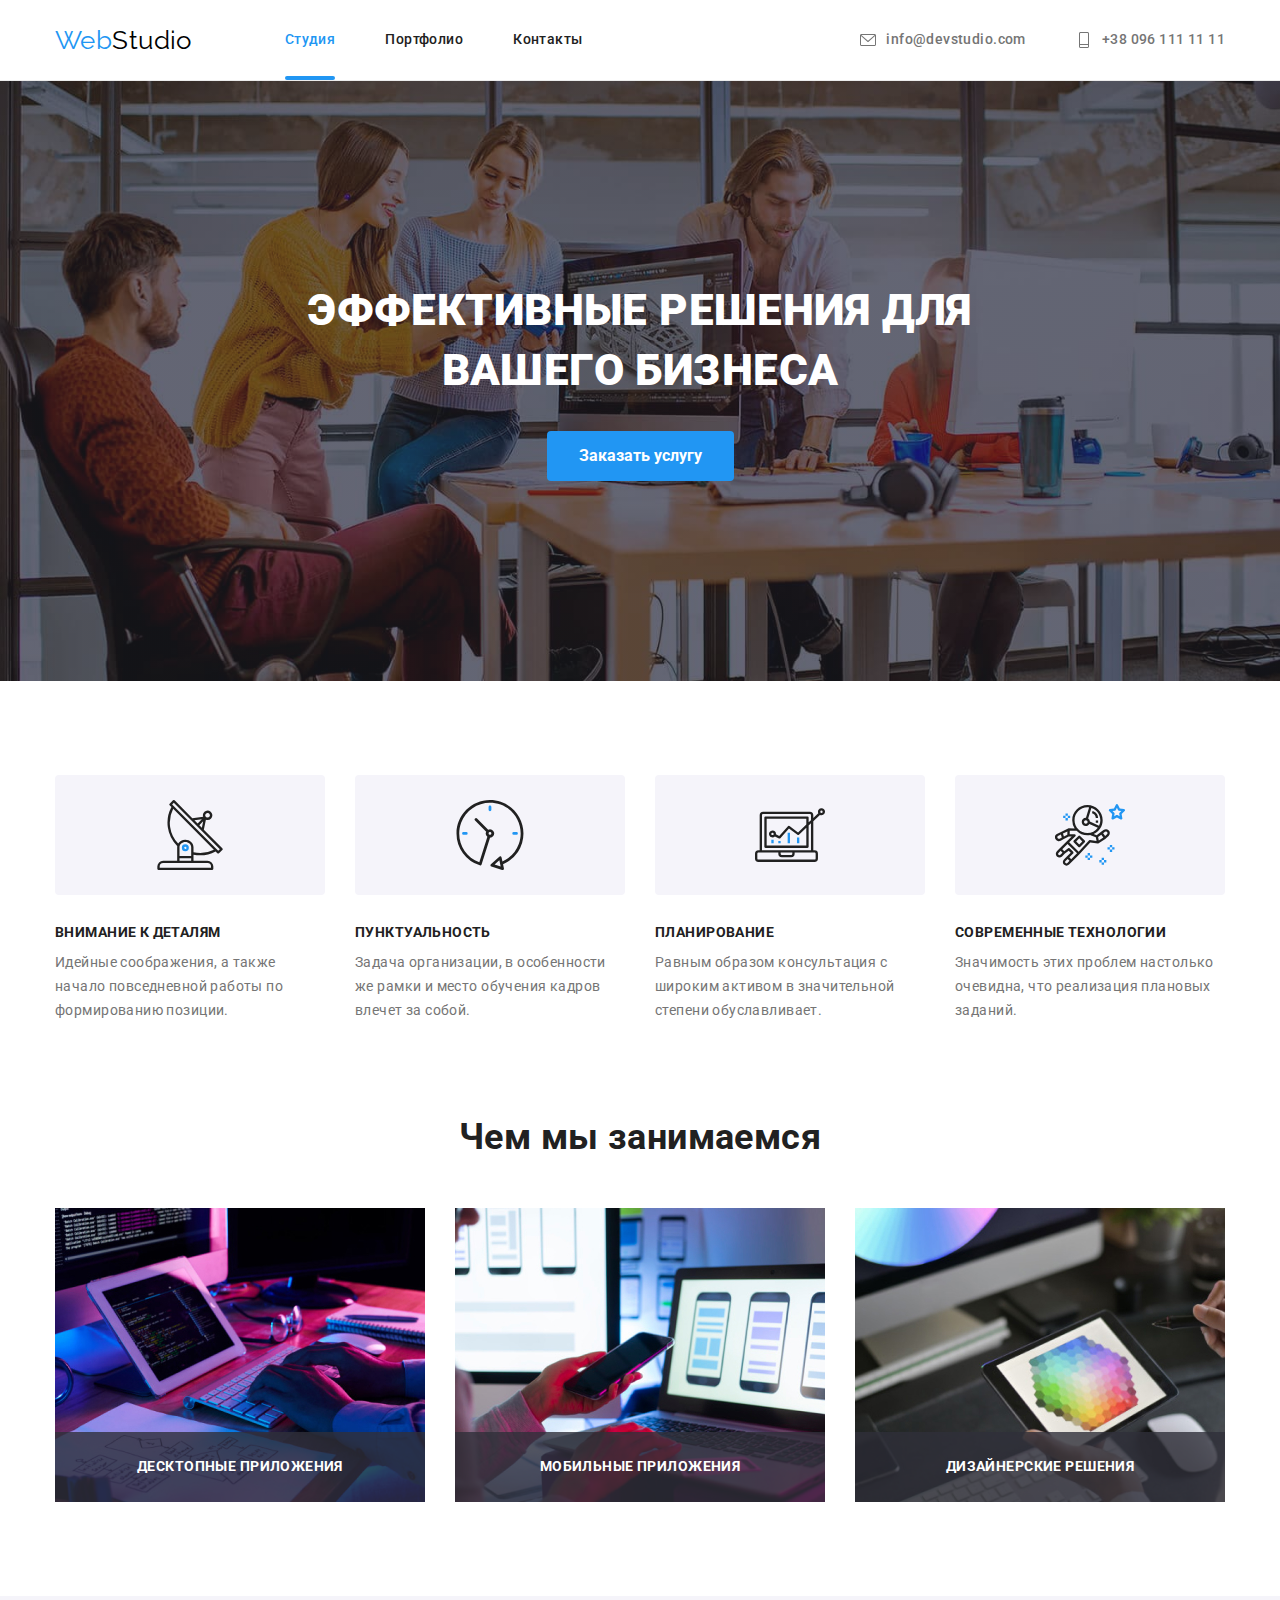
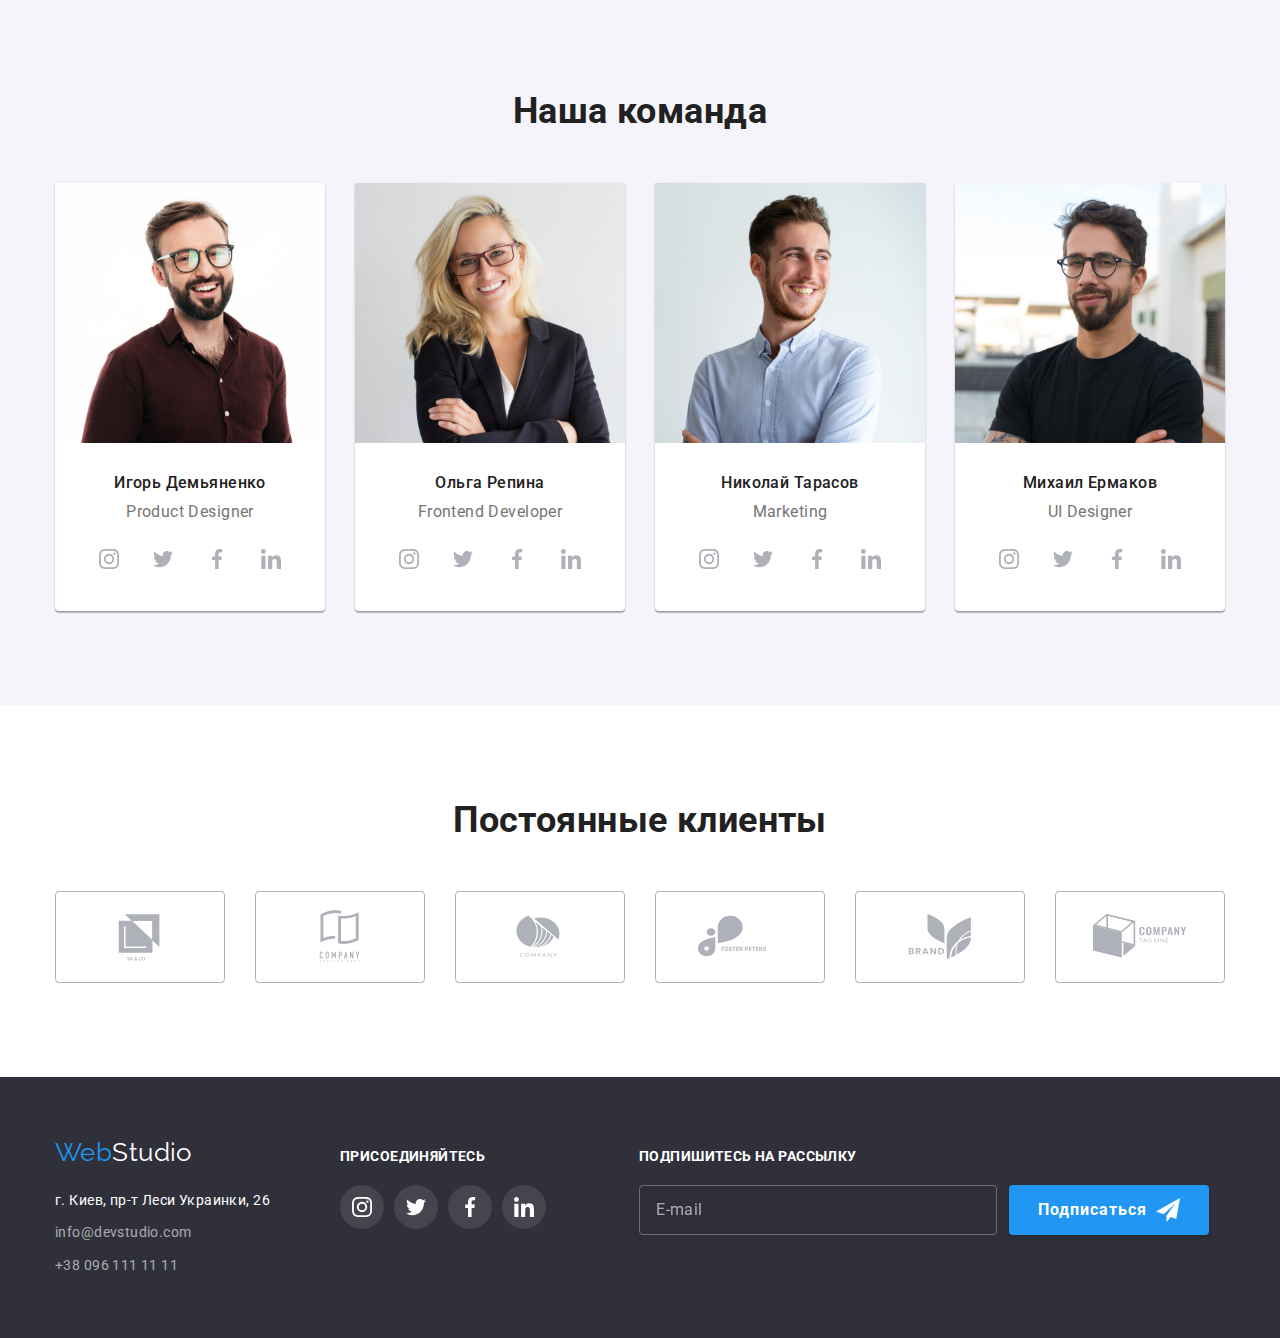
<file: index.html>
<!DOCTYPE html>
<html lang="ru">

<head>
    <meta charset="UTF-8" />
    <meta http-equiv="X-UA-Compatible" content="IE=edge" />
    <meta name="viewport" content="width=device-width, initial-scale=1.0" />
    <title>Web Studio</title>
    <link href="https://fonts.googleapis.com/css2?family=Raleway:wght@700&family=Roboto:wght@400;500;700;900&display=swap"
    rel="stylesheet" />
    <link rel="stylesheet" href="./css/main.min.css">
</head>

<body>

    <!--Шапка сайту  -->

    <header class="head">
        <div class="container header">
            <a href="./index.html" class="logo--primary">
                <span class="logo-header">Web</span>Studio</a>

            <nav>
                <ul class="nav-list">
                    <li class="nav-list__item">
                        <a href="./index.html" class="nav__link nav__link--current">Студия</a>
                    </li>
                    <li class="nav-list__item">
                        <a href="./portfolio.html" class="nav__link">Портфолио</a>
                    </li>
                    <li class="nav-list__item">
                        <a href="" class="nav__link">Контакты</a>
                    </li>
                </ul>
            </nav>

            <ul class="contacts-list">
                <li class="contacts-list__item">
                    <a href="mailto:info@devstudio.com" class="contacts__link">
                        <svg class="mail-icon">
                            <use href="./images/icons.svg#icon-mail"></use>
                        </svg>info@devstudio.com</a>
                </li>
                <li class="contacts-list__item">
                    <a href="tel:+380961111111" class="contacts__link">
                        <svg class="telephone-icon">
                            <use href="./images/icons.svg#icon-telephone"></use>
                        </svg>+38 096 111 11 11</a>
                </li>
            </ul>
        </div>
    </header>


     <!-- Унікальний контент сторінки -->

  <main>
    <section class="section-hero section">
      <div class="container">
        <h1 class="hero-title">Эффективные решения для вашего бизнеса</h1>
        <button data-modal-open type="button" class="hero-btn">Заказать услугу</button>
      </div>
      <div data-modal class="backdrop is-hidden">
        <div class="modal">
          <p class="form-title">Оставьте свои данные, мы вам перезвоним</p>
          <form autocomplete="off">
            <label class="label" for="name">Имя</label>
            <div class="form-field">
              <input class="form-input" type="text" name="name" id="name" />
              <svg class="form-icon">
                <use href="./images/icons.svg#icon-person"></use>
              </svg>
            </div>

            <label class="label" for="telephone">Телефон</label>
            <div class="form-field">
              <input class="form-input" type="tel" name="telephone" id="telephone" />
              <svg class="form-icon">
                <use href="./images/icons.svg#icon-phone"></use>
              </svg>
            </div>

            <label class="label" for="mail">Почта</label>
            <div class="form-field">
              <input class="form-input" type="email" name="mail" id="mail" />
              <svg class="form-icon">
                <use href="./images/icons.svg#icon-email"></use>
              </svg>
            </div>

            <label class="label" for="coment">Комментарий</label>
            <div>
              <textarea class="coment" name="coment" id="coment" placeholder="Введите текст"></textarea>
            </div>

            <label class="checkbox-agree" for="checkbox">
            <input class="checkbox" type="checkbox" name="agree" id="checkbox">
            <span class="checkbox-icon"></span>
            Соглашаюсь с рассылкой и принимаю &nbsp; <a href="" class="condition-link"> Условия договора</a></label>

            <button class="send-btn" type="submit">Отправить</button>
            
          </form>
          <button data-modal-close type="button" class="close-btn">
            <svg class="close-btn__icon">
              <use href="./images/icons.svg#icon-close"></use>
            </svg>
          </button>
        </div>
      </div>
    </section>

    <!-- Переваги секція -->
    <section class="pros-section section">
      <div class="container">
        <ul class="pros-list">
          <li class="pros-list__item">
            <div class="pros">
              <svg class="pros-icon">
                <use href="./images/icons.svg#icon-antenna"></use>
              </svg>
            </div>
            <h3 class="pros-title">Внимание к деталям</h3>
            <p class="pros-text">
              Идейные соображения, а также начало повседневной работы по формированию позиции.
            </p>
          </li>
          <li class="pros-list__item">
            <div class="pros">
              <svg class="pros-icon">
                <use href="./images/icons.svg#icon-clock"></use>
              </svg>
            </div>
            <h3 class="pros-title">Пунктуальность</h3>
            <p class="pros-text">
              Задача организации, в особенности же рамки и место обучения кадров влечет за собой.
            </p>
          </li>
          <li class="pros-list__item">
            <div class="pros">
              <svg class="pros-icon">
                <use href="./images/icons.svg#icon-diagram"></use>
              </svg>
            </div>
            <h3 class="pros-title">Планирование</h3>
            <p class="pros-text">
              Равным образом консультация с широким активом в значительной степени обуславливает.
            </p>
          </li>
          <li class="pros-list__item">
            <div class="pros">
              <svg class="pros-icon">
                <use href="./images/icons.svg#icon-astronaut"></use>
              </svg>
            </div>
            <h3 class="pros-title">Современные технологии</h3>
            <p class="pros-text">
              Значимость этих проблем настолько очевидна, что реализация плановых заданий.
            </p>
          </li>
        </ul>
      </div>
    </section>

    <!-- Секція робіт -->
    <section class="work section">
      <div class="container">
        <h2 class="work-title">Чем мы занимаемся</h2>
        <ul class="work-list">
          <li class="work-list__item">
            <img src="./images/box_1.jpg" alt="computer,some_notes,tablet" width="370" class="work-link" />
            <p class="work-list__text">Десктопные приложения</p>
          </li>
          <li class="work-list__item">
            <img src="./images/box_2.jpg" alt="phone,laptop" width="370" class="work-link" />
            <p class="work-list__text">Мобильные приложения</p>
          </li>
          <li class="work-list__item">
            <img src="./images/box_3.jpg" alt="tablet" width="370" class="work-link" />
            <p class="work-list__text">Дизайнерские решения</p>
          </li>
        </ul>
      </div>
    </section>

    <!-- Наша команда -->
    <section class="team-section section">
      <div class="container">
        <h2 class="team-title">Наша команда</h2>
        <ul class="team-list">
          <li class="team-list__item">
            <img src="./images/img1.jpg" alt="photo_Игорь_Демьяненко" width="270" />
            <div class="team-container">
              <h3 class="team-list__title">Игорь Демьяненко</h3>
              <p class="team-list__position">Product Designer</p>
              <ul class="social-list">
                <li class="social-list__item">
                  <a class="social-link" href="">
                    <svg class="social-icon">
                      <use href="./images/icons.svg#icon-instagram"></use>
                    </svg>
                  </a>
                </li>
                <li class="social-list__item">
                  <a class="social-link" href="">
                    <svg class="social-icon">
                      <use href="./images/icons.svg#icon-twitter"></use>
                    </svg>
                  </a>
                </li>
                <li class="social-list__item">
                  <a class="social-link" href="">
                    <svg class="social-icon">
                      <use href="./images/icons.svg#icon-facebook"></use>
                    </svg>
                  </a>
                </li>
                <li class="social-list__item">
                  <a class="social-link" href="">
                    <svg class="social-icon">
                      <use href="./images/icons.svg#icon-linkedin"></use>
                    </svg>
                  </a>
                </li>
              </ul>
            </div>
          </li>
          <li class="team-list__item">
            <img src="./images/img2.jpg" alt="photo_Ольга_Репина" width="270" />
            <div class="team-container">
              <h3 class="team-list__title">Ольга Репина</h3>
              <p class="team-list__position">Frontend Developer</p>
              <ul class="social-list">
                <li class="social-list__item">
                  <a class="social-link" href="">
                    <svg class="social-icon">
                      <use href="./images/icons.svg#icon-instagram"></use>
                    </svg>
                  </a>
                </li>
                <li class="social-list__item">
                  <a class="social-link" href="">
                    <svg class="social-icon">
                      <use href="./images/icons.svg#icon-twitter"></use>
                    </svg>
                  </a>
                </li>
                <li class="social-list__item">
                  <a class="social-link" href="">
                    <svg class="social-icon">
                      <use href="./images/icons.svg#icon-facebook"></use>
                    </svg>
                  </a>
                </li>
                <li class="social-list__item">
                  <a class="social-link" href="">
                    <svg class="social-icon">
                      <use href="./images/icons.svg#icon-linkedin"></use>
                    </svg>
                  </a>
                </li>
              </ul>
            </div>
          </li>
          <li class="team-list__item">
            <img src="./images/img3.jpg" alt="photo_Николай_Тарасов" width="270" />
            <div class="team-container">
              <h3 class="team-list__title">Николай Тарасов</h3>
              <p class="team-list__position">Marketing</p>
              <ul class="social-list">
                <li class="social-list__item">
                  <a class="social-link" href="">
                    <svg class="social-icon">
                      <use href="./images/icons.svg#icon-instagram"></use>
                    </svg>
                  </a>
                </li>
                <li class="social-list__item">
                  <a class="social-link" href="">
                    <svg class="social-icon">
                      <use href="./images/icons.svg#icon-twitter"></use>
                    </svg>
                  </a>
                </li>
                <li class="social-list__item">
                  <a class="social-link" href="">
                    <svg class="social-icon">
                      <use href="./images/icons.svg#icon-facebook"></use>
                    </svg>
                  </a>
                </li>
                <li class="social-list__item">
                  <a class="social-link" href="">
                    <svg class="social-icon">
                      <use href="./images/icons.svg#icon-linkedin"></use>
                    </svg>
                  </a>
                </li>
              </ul>
            </div>
          </li>
          <li class="team-list__item">
            <img src="./images/img4.jpg" alt="photo_Михаил_Ермаков" width="270" />
            <div class="team-container">
              <h3 class="team-list__title">Михаил Ермаков</h3>
              <p class="team-list__position">UI Designer</p>
              <ul class="social-list">
                <li class="social-list__item">
                  <a class="social-link" href="">
                    <svg class="social-icon">
                      <use href="./images/icons.svg#icon-instagram"></use>
                    </svg>
                  </a>
                </li>
                <li class="social-list__item">
                  <a class="social-link" href="">
                    <svg class="social-icon">
                      <use href="./images/icons.svg#icon-twitter"></use>
                    </svg>
                  </a>
                </li>
                <li class="social-list__item">
                  <a class="social-link" href="">
                    <svg class="social-icon">
                      <use href="./images/icons.svg#icon-facebook"></use>
                    </svg>
                  </a>
                </li>
                <li class="social-list__item">
                  <a class="social-link" href="">
                    <svg class="social-icon">
                      <use href="./images/icons.svg#icon-linkedin"></use>
                    </svg>
                  </a>
                </li>
              </ul>
            </div>
          </li>
        </ul>
      </div>
    </section>

    <!-- Постійні клієнти -->
    <section class="clients-section">
      <div class="container">
        <h2 class="clients-title">Постоянные клиенты</h2>
        <ul class="clients-list">
          <li class="clients-list__item">
            <a href="" class="clients-link">
              <svg class="clients-icon">
                <use href="./images/icons.svg#icon-client1"></use>
              </svg>
            </a>
          </li>
          <li class="clients-list__item">
            <a href="" class="clients-link">
              <svg class="clients-icon">
                <use href="./images/icons.svg#icon-client2"></use>
              </svg>
            </a>
          </li>
          <li class="clients-list__item">
            <a href="" class="clients-link">
              <svg class="clients-icon">
                <use href="./images/icons.svg#icon-client3"></use>
              </svg>
            </a>
          </li>
          <li class="clients-list__item">
            <a href="" class="clients-link">
              <svg class="clients-icon">
                <use href="./images/icons.svg#icon-client4"></use>
              </svg>
            </a>
          </li>
          <li class="clients-list__item">
            <a href="" class="clients-link">
              <svg class="clients-icon">
                <use href="./images/icons.svg#icon-client5"></use>
              </svg>
            </a>
          </li>
          <li class="clients-list__item">
            <a href="" class="clients-link">
              <svg class="clients-icon">
                <use href="./images/icons.svg#icon-client6"></use>
              </svg>
            </a>
          </li>
        </ul>
      </div>
    </section>
  </main>

  <!-- Підвал сайту -->
  <footer class="footer">
    <div class="container footer-container">
      <div class="address-container">
        <a href="./index.html" class="logo--secondary"><span class="logo-header">Web</span>Studio</a>
        <address class="address">
          <ul class="contacts-footer">
            <li class="contacts-footer__item">
              <a href="" class="address-link">г. Киев, пр-т Леси Украинки, 26</a>
            </li>
            <li class="contacts-footer__item">
              <a href="mailto:info@devstudio.com" class="contacts-footer__link">info@devstudio.com</a>
            </li>
            <li class="contacts-footer__item">
              <a href="tel:+380961111111" class="contacts-footer__link">+38 096 111 11 11</a>
            </li>
          </ul>
        </address>
      </div>
      <div class="join-container">
        <h3 class="join-title">присоединяйтесь</h3>
        <ul class="join-list">
          <li class="join-list__item">
            <a href="" class="join-list__link">
              <svg class="join-list__icon">
                <use href="./images/icons.svg#icon-instagram"></use>
              </svg>
            </a>
          </li>
          <li class="join-list__item">
            <a href="" class="join-list__link">
              <svg class="join-list__icon">
                <use href="./images/icons.svg#icon-twitter"></use>
              </svg>
            </a>
          </li>
          <li class="join-list__item">
            <a href="" class="join-list__link">
              <svg class="join-list__icon">
                <use href="./images/icons.svg#icon-facebook"></use>
              </svg>
            </a>
          </li>
          <li class="join-list__item">
            <a href="" class="join-list__link">
              <svg class="join-list__icon">
                <use href="./images/icons.svg#icon-linkedin"></use>
              </svg>
            </a>
          </li>
        </ul>
      </div>
      <div class="footer-subscription">
        <p class="footer-label">Подпишитесь на рассылку</p>
        <form class="footer-form" autocomplete="off">
            <input class="footer-input" type="email" name="email" placeholder="E-mail" />
          <button class="footer-btn" type="submit">
            Подписаться
            <svg class="footer-btn__icon">
              <use href="./images/icons.svg#icon-send"></use>
            </svg>
          </button>
        </form>
      </div>
    </div>
  </footer>
  <script src="./modal.js"></script>
</body>

</html>
</file>
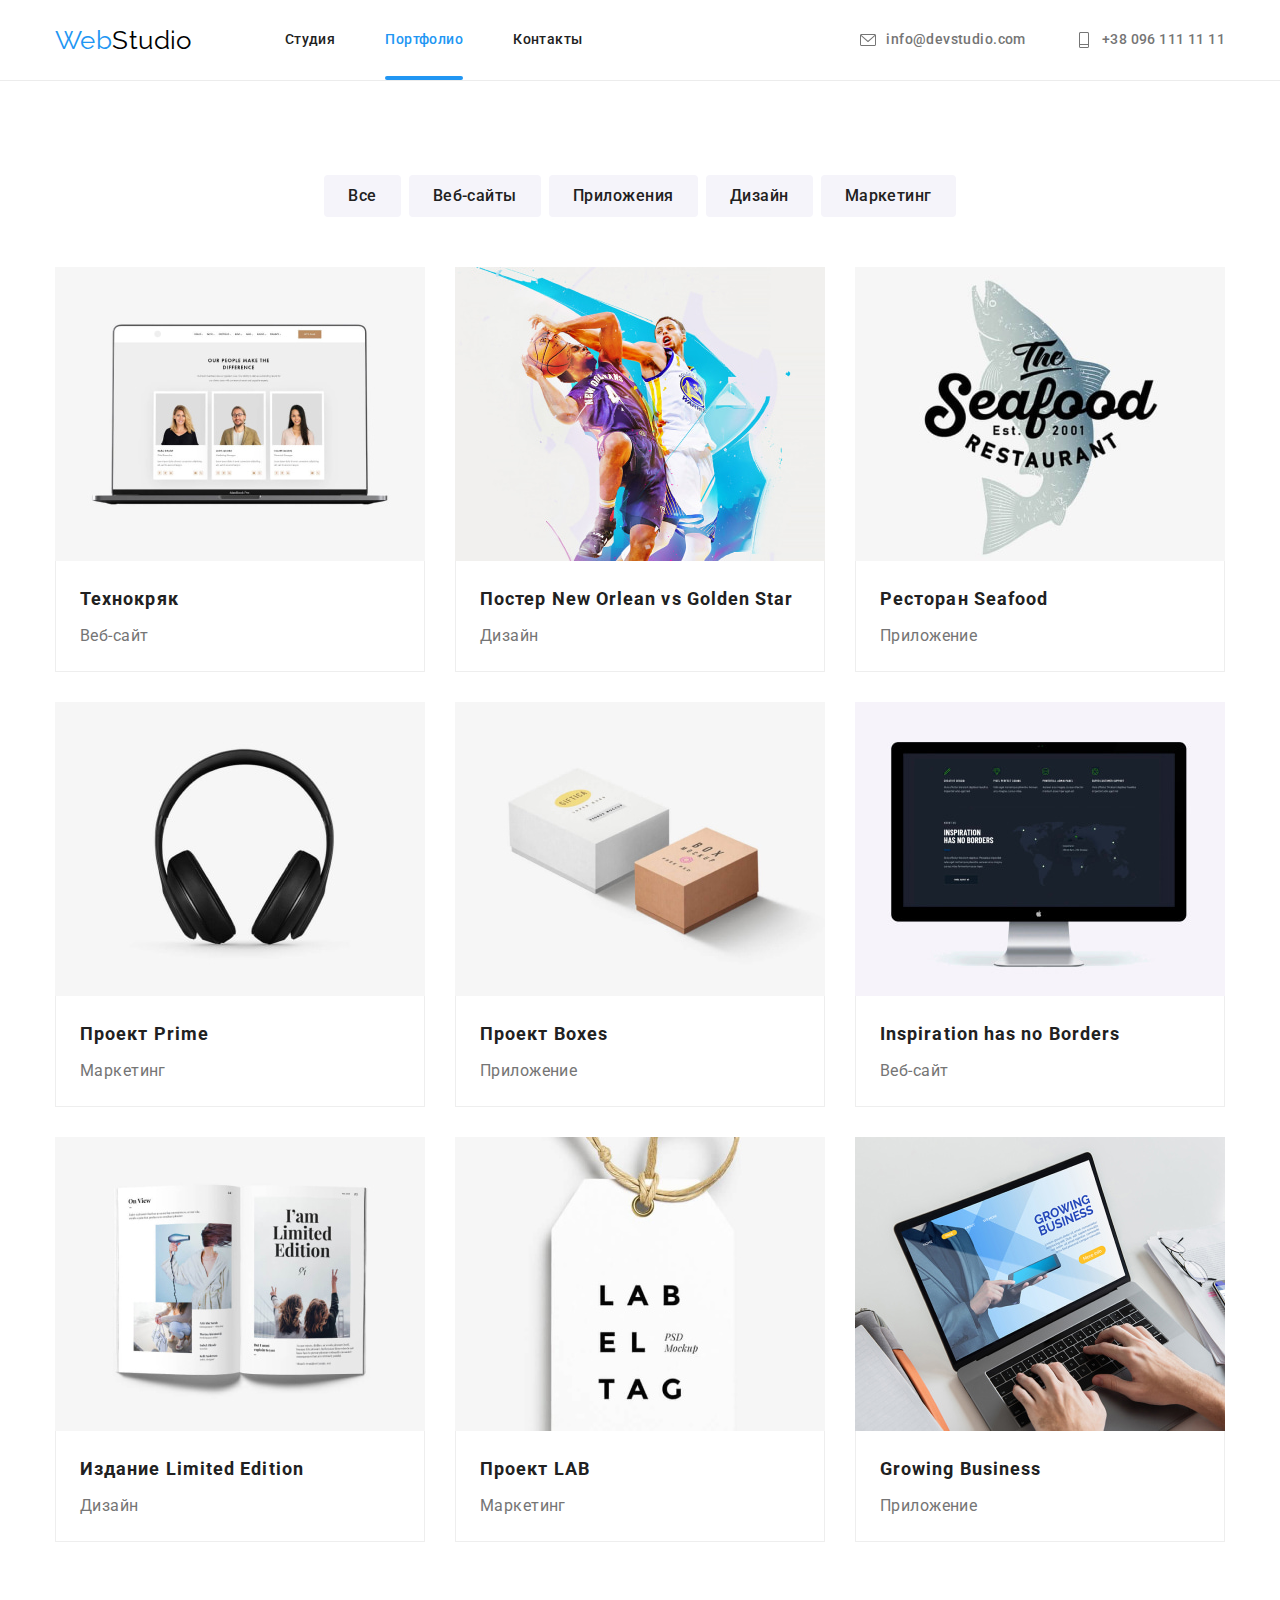
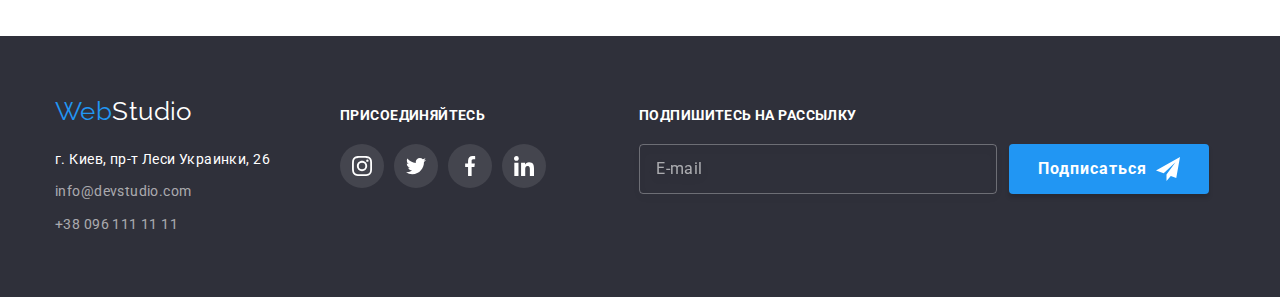
<file: portfolio.html>
<!DOCTYPE html>
<html lang="ru">

<head>
  <meta charset="UTF-8" />
  <meta http-equiv="X-UA-Compatible" content="IE=edge" />
  <meta name="viewport" content="width=device-width, initial-scale=1.0" />
  <title>Web Studio</title>
  <link href="https://fonts.googleapis.com/css2?family=Raleway:wght@700&family=Roboto:wght@400;500;700;900&display=swap"
    rel="stylesheet" />
    <link rel="stylesheet" href="./css/main.min.css">
</head>

<body class="body-portfolio">
  <!-- Шапка сайту -->
  <header class="head">
        <div class="container header">
            <a href="./index.html" class="logo--primary">
                <span class="logo-header">Web</span>Studio</a>

            <nav>
                <ul class="nav-list">
                    <li class="nav-list__item">
                        <a href="./index.html" class="nav__link">Студия</a>
                    </li>
                    <li class="nav-list__item">
                        <a href="./portfolio.html" class="nav__link nav__link--current">Портфолио</a>
                    </li>
                    <li class="nav-list__item">
                        <a href="" class="nav__link">Контакты</a>
                    </li>
                </ul>
            </nav>

            <ul class="contacts-list">
                <li class="contacts-list__item">
                    <a href="mailto:info@devstudio.com" class="contacts__link">
                        <svg class="mail-icon">
                            <use href="./images/icons.svg#icon-mail"></use>
                        </svg>info@devstudio.com</a>
                </li>
                <li class="contacts-list__item">
                    <a href="tel:+380961111111" class="contacts__link">
                        <svg class="telephone-icon">
                            <use href="./images/icons.svg#icon-telephone"></use>
                        </svg>+38 096 111 11 11</a>
                </li>
            </ul>
        </div>
    </header>


  <!-- Унікальний контент сторінки -->
  <main>
    <section class="portfolio-section">
      <div class="container">
        <ul class="btn-list">
          <li class="btn-list__item"><button type="button" class="btn-list__button">Все</button></li>
          <li class="btn-list__item">
            <button type="button" class="btn-list__button">Веб-сайты</button>
          </li>
          <li class="btn-list__item">
            <button type="button" class="btn-list__button">Приложения</button>
          </li>
          <li class="btn-list__item">
            <button type="button" class="btn-list__button">Дизайн</button>
          </li>
          <li class="btn-list__item">
            <button type="button" class="btn-list__button">Маркетинг</button>
          </li>
        </ul>

        <ul class="portfolio-list">
          <li class="portfolio-list__item">
            <a href="" class="portfolio-list__link">
              <div class="thumb">
                <img class="portfolio-img" src="./images/portfolio/portf1.jpg" alt="Ноутбук" width="370" />
                <div class="overlay">Ресурс предлагает комплексные предложения с разным уровнем функционала и сервисов. Все это позволит посетителю получить исчерпывающие сведения о компании или частном лице.</div>
              </div>
              <div class="portfolio-container">
                <h2 class="portfolio-title">Технокряк</h2>
                <p class="portfolio-text">Веб-сайт</p>
              </div>
            </a>
          </li>
          <li class="portfolio-list__item">
            <a href="" class="portfolio-list__link">
              <div class="thumb">
                <img class="portfolio-img" src="./images/portfolio/portf2.jpg" alt="Ноутбук" width="370" />
                <div class="overlay">Ресурс предлагает комплексные предложения с разным уровнем функционала и сервисов. Все это позволит посетителю получить исчерпывающие сведения о компании или частном лице.</div>
              </div>
              <div class="portfolio-container">
                <h2 class="portfolio-title">Постер New Orlean vs Golden Star</h2>
                <p class="portfolio-text">Дизайн</p>
              </div>
            </a>
          </li>
          <li class="portfolio-list__item">
            <a href="" class="portfolio-list__link"><div class="thumb">
                <img class="portfolio-img" src="./images/portfolio/portf3.jpg" alt="Ноутбук" width="370" />
                <div class="overlay">Ресурс предлагает комплексные предложения с разным уровнем функционала и сервисов. Все это позволит посетителю получить исчерпывающие сведения о компании или частном лице.</div>
              </div>
              <div class="portfolio-container">
                <h2 class="portfolio-title">Ресторан Seafood</h2>
                <p class="portfolio-text">Приложение</p>
              </div>
            </a>
          </li>
          <li class="portfolio-list__item">
            <a href="" class="portfolio-list__link"><div class="thumb">
                <img class="portfolio-img" src="./images/portfolio/portf4.jpg" alt="Ноутбук" width="370" />
                <div class="overlay">Ресурс предлагает комплексные предложения с разным уровнем функционала и сервисов. Все это позволит посетителю получить исчерпывающие сведения о компании или частном лице.</div>
              </div>
              <div class="portfolio-container">
                <h2 class="portfolio-title">Проект Prime</h2>
                <p class="portfolio-text">Маркетинг</p>
              </div>
            </a>
          </li>
          <li class="portfolio-list__item">
            <a href="" class="portfolio-list__link"><div class="thumb">
                <img class="portfolio-img" src="./images/portfolio/portf5.jpg" alt="Ноутбук" width="370" />
                <div class="overlay">Ресурс предлагает комплексные предложения с разным уровнем функционала и сервисов. Все это позволит посетителю получить исчерпывающие сведения о компании или частном лице.</div>
              </div>
              <div class="portfolio-container">
                <h2 class="portfolio-title">Проект Boxes</h2>
                <p class="portfolio-text">Приложение</p>
              </div>
            </a>
          </li>
          <li class="portfolio-list__item">
            <a href="" class="portfolio-list__link"><div class="thumb">
                <img class="portfolio-img" src="./images/portfolio/portf6.jpg" alt="Ноутбук" width="370" />
                <div class="overlay">Ресурс предлагает комплексные предложения с разным уровнем функционала и сервисов. Все это позволит посетителю получить исчерпывающие сведения о компании или частном лице.</div>
              </div>
              <div class="portfolio-container">
                <h2 class="portfolio-title">Inspiration has no Borders</h2>
                <p class="portfolio-text">Веб-сайт</p>
              </div>
            </a>
          </li>
          <li class="portfolio-list__item">
            <a href="" class="portfolio-list__link"><div class="thumb">
                <img class="portfolio-img" src="./images/portfolio/portf7.jpg" alt="Ноутбук" width="370" />
                <div class="overlay">Ресурс предлагает комплексные предложения с разным уровнем функционала и сервисов. Все это позволит посетителю получить исчерпывающие сведения о компании или частном лице.</div>
              </div>
              <div class="portfolio-container">
                <h2 class="portfolio-title">Издание Limited Edition</h2>
                <p class="portfolio-text">Дизайн</p>
              </div>
            </a>
          </li>
          <li class="portfolio-list__item">
            <a href="" class="portfolio-list__link"><div class="thumb">
                <img class="portfolio-img" src="./images/portfolio/portf8.jpg" alt="Ноутбук" width="370" />
                <div class="overlay">Ресурс предлагает комплексные предложения с разным уровнем функционала и сервисов. Все это позволит посетителю получить исчерпывающие сведения о компании или частном лице.</div>
              </div>
              <div class="portfolio-container">
                <h2 class="portfolio-title">Проект LAB</h2>
                <p class="portfolio-text">Маркетинг</p>
              </div>
            </a>
          </li>
          <li class="portfolio-list__item">
            <a href="" class="portfolio-list__link"><div class="thumb">
                <img class="portfolio-img" src="./images/portfolio/portf9.jpg" alt="Ноутбук" width="370" />
                <div class="overlay">Ресурс предлагает комплексные предложения с разным уровнем функционала и сервисов. Все это позволит посетителю получить исчерпывающие сведения о компании или частном лице.</div>
              </div>
              <div class="portfolio-container">
                <h2 class="portfolio-title">Growing Business</h2>
                <p class="portfolio-text">Приложение</p>
              </div>
            </a>
          </li>
        </ul>
      </div>
    </section>
  </main>

  <!-- Підвал сайту -->
  <footer class="footer">
    <div class="container footer-container">
      <div class="address-container">
        <a href="./index.html" class="logo--secondary"><span class="logo-header">Web</span>Studio</a>
        <address class="address">
          <ul class="contacts-footer">
            <li class="contacts-footer__item">
              <a href="" class="address-link">г. Киев, пр-т Леси Украинки, 26</a>
            </li>
            <li class="contacts-footer__item">
              <a href="mailto:info@devstudio.com" class="contacts-footer__link">info@devstudio.com</a>
            </li>
            <li class="contacts-footer__item">
              <a href="tel:+380961111111" class="contacts-footer__link">+38 096 111 11 11</a>
            </li>
          </ul>
        </address>
      </div>
      <div class="join-container">
        <h3 class="join-title">присоединяйтесь</h3>
        <ul class="join-list">
          <li class="join-list__item">
            <a href="" class="join-list__link">
              <svg class="join-list__icon">
                <use href="./images/icons.svg#icon-instagram"></use>
              </svg>
            </a>
          </li>
          <li class="join-list__item">
            <a href="" class="join-list__link">
              <svg class="join-list__icon">
                <use href="./images/icons.svg#icon-twitter"></use>
              </svg>
            </a>
          </li>
          <li class="join-list__item">
            <a href="" class="join-list__link">
              <svg class="join-list__icon">
                <use href="./images/icons.svg#icon-facebook"></use>
              </svg>
            </a>
          </li>
          <li class="join-list__item">
            <a href="" class="join-list__link">
              <svg class="join-list__icon">
                <use href="./images/icons.svg#icon-linkedin"></use>
              </svg>
            </a>
          </li>
        </ul>
      </div>
      <div class="footer-subscription">
        <p class="footer-label">Подпишитесь на рассылку</p>
        <form class="footer-form" autocomplete="off">
            <input class="footer-input" type="email" name="email" placeholder="E-mail" />
          <button class="footer-btn" type="submit">
            Подписаться
            <svg class="footer-btn__icon">
              <use href="./images/icons.svg#icon-send"></use>
            </svg>
          </button>
        </form>
      </div>
    </div>
  </footer>
</body>

</html>
</file>
<file: css/main.min.css>
/*! modern-normalize v1.1.0 | MIT License | https://github.com/sindresorhus/modern-normalize */*,::after,::before{-webkit-box-sizing:border-box;box-sizing:border-box}html{-moz-tab-size:4;-o-tab-size:4;tab-size:4}html{line-height:1.15;-webkit-text-size-adjust:100%}body{margin:0}body{font-family:system-ui,-apple-system,"Segoe UI",Roboto,Helvetica,Arial,sans-serif,"Apple Color Emoji","Segoe UI Emoji"}hr{height:0;color:inherit}abbr[title]{-webkit-text-decoration:underline dotted;text-decoration:underline dotted}b,strong{font-weight:bolder}code,kbd,pre,samp{font-family:ui-monospace,SFMono-Regular,Consolas,"Liberation Mono",Menlo,monospace;font-size:1em}small{font-size:80%}sub,sup{font-size:75%;line-height:0;position:relative;vertical-align:baseline}sub{bottom:-0.25em}sup{top:-0.5em}table{text-indent:0;border-color:inherit}button,input,optgroup,select,textarea{font-family:inherit;font-size:100%;line-height:1.15;margin:0}button,select{text-transform:none}[type=button],[type=reset],[type=submit],button{-webkit-appearance:button}::-moz-focus-inner{border-style:none;padding:0}:-moz-focusring{outline:1px dotted ButtonText}:-moz-ui-invalid{box-shadow:none}legend{padding:0}progress{vertical-align:baseline}::-webkit-inner-spin-button,::-webkit-outer-spin-button{height:auto}[type=search]{-webkit-appearance:textfield;outline-offset:-2px}::-webkit-search-decoration{-webkit-appearance:none}::-webkit-file-upload-button{-webkit-appearance:button;font:inherit}summary{display:list-item}body{margin-right:auto;margin-left:auto;background-color:#fff;color:#757575;font-family:Roboto,sans-serif;font-size:14px;font-weight:400;line-height:1.7;letter-spacing:.03em}li{list-style-type:none}h1,h2,h3,h4,h5,h6,p,ul{margin:0;padding:0}.container{width:1200px;margin-right:auto;margin-left:auto;padding-right:15px;padding-left:15px}img{display:block}.section{padding-bottom:94px}.portfolio-section{padding-top:94px;padding-bottom:94px}.logo-header{color:#2196f3}.logo--secondary,.logo--primary{font-family:Raleway,sans-serif;font-size:26px;line-height:1.19;text-decoration:none}.head{border-bottom:1px solid #ececec}.header{display:-webkit-box;display:-ms-flexbox;display:flex;-webkit-box-align:center;-ms-flex-align:center;align-items:center}.logo--primary{margin-right:93px;color:#000}.nav-list{margin:0;padding:0;display:-webkit-box;display:-ms-flexbox;display:flex}.nav-list__item:not(:last-child){margin-right:50px}.nav__link{display:block;color:#757575;font-weight:500;line-height:1.14;text-decoration:none}.nav__link{position:relative;display:block;color:#212121;padding-top:32px;padding-bottom:32px;-webkit-transition:color 250ms cubic-bezier(0.4, 0, 0.2, 1);transition:color 250ms cubic-bezier(0.4, 0, 0.2, 1)}.nav__link:hover,.nav__link:focus{color:#2196f3}.nav__link:active{color:#2196f3}.nav__link--current{color:#2196f3}.nav__link--current::after{content:"";position:absolute;left:0;bottom:0;display:block;width:100%;height:4px;background-color:#2196f3;border-radius:2px}.nav__link.current::after{content:"";position:absolute;left:0;bottom:0;display:block;width:100%;height:4px;background-color:#2196f3;border-radius:2px}.contacts-list{margin:0;padding:0;display:-webkit-box;display:-ms-flexbox;display:flex;margin-left:auto}.contacts-list__item:not(:last-child){margin-right:50px}.contacts__link{display:-webkit-box;display:-ms-flexbox;display:flex;-webkit-box-pack:center;-ms-flex-pack:center;justify-content:center;-webkit-box-align:center;-ms-flex-align:center;align-items:center;padding-top:32px;padding-bottom:32px;-webkit-transition:color 250ms cubic-bezier(0.4, 0, 0.2, 1);transition:color 250ms cubic-bezier(0.4, 0, 0.2, 1);color:#757575;font-weight:500;line-height:1.14;text-decoration:none}.contacts__link:hover,.contacts__link:focus{color:#2196f3}.mail-icon,.telephone-icon{width:16px;height:16px;margin-right:10px;fill:currentColor}.hero-title{max-width:696px;margin-bottom:30px;margin-right:auto;margin-left:auto;color:#fff;font-weight:900;font-size:44px;line-height:1.36;text-align:center;text-transform:uppercase}.section-hero{padding-top:200px;padding-bottom:200px;margin-right:auto;margin-left:auto;max-width:1600px;height:600px;background-image:-webkit-gradient(linear, left top, right top, from(rgba(47, 48, 58, 0.4)), to(rgba(47, 48, 58, 0.4))),url(../images/hero.jpg);background-image:linear-gradient(to right, rgba(47, 48, 58, 0.4), rgba(47, 48, 58, 0.4)),url(../images/hero.jpg);background-size:cover;background-position:center}.hero-btn{display:block;margin-right:auto;margin-left:auto;border-radius:4px;padding:10px 32px;border:0;color:#fff;background-color:#2196f3;font-family:Roboto,sans-serif;font-weight:700;font-size:16px;line-height:1.88}.hero-btn:hover,.hero-btn:focus{cursor:pointer}.backdrop{position:fixed;z-index:999;top:0;left:0;width:100%;height:100%;background-color:rgba(0,0,0,.2);-webkit-transform:scale(1);transform:scale(1);-webkit-transition:opacity 250ms 250ms cubic-bezier(0.4, 0, 0.2, 1),-webkit-transform 250ms 250ms cubic-bezier(0.4, 0, 0.2, 1);transition:opacity 250ms 250ms cubic-bezier(0.4, 0, 0.2, 1),-webkit-transform 250ms 250ms cubic-bezier(0.4, 0, 0.2, 1);transition:transform 250ms 250ms cubic-bezier(0.4, 0, 0.2, 1),opacity 250ms 250ms cubic-bezier(0.4, 0, 0.2, 1);transition:transform 250ms 250ms cubic-bezier(0.4, 0, 0.2, 1),opacity 250ms 250ms cubic-bezier(0.4, 0, 0.2, 1),-webkit-transform 250ms 250ms cubic-bezier(0.4, 0, 0.2, 1)}.backdrop.is-hidden{opacity:0;pointer-events:none;-webkit-transform:scale(1.2);transform:scale(1.2);-webkit-transition:250ms cubic-bezier(0.4, 0, 0.2, 1);transition:250ms cubic-bezier(0.4, 0, 0.2, 1)}.modal{padding:40px;width:528px;height:581px;background-color:#fff;position:absolute;top:50%;left:50%;-webkit-transform:translate(-50%, -50%);transform:translate(-50%, -50%)}.close-btn{position:absolute;top:8px;right:8px;display:-webkit-box;display:-ms-flexbox;display:flex;-webkit-box-pack:center;-ms-flex-pack:center;justify-content:center;-webkit-box-align:center;-ms-flex-align:center;align-items:center;width:30px;height:30px;border-radius:50%;border:1px solid rgba(0,0,0,.1);background-color:#fff;cursor:pointer;-webkit-transition:fill 250ms cubic-bezier(0.4, 0, 0.2, 1);transition:fill 250ms cubic-bezier(0.4, 0, 0.2, 1)}.close-btn__icon{height:100%}.close-btn:hover,.close-btn:focus{fill:#2196f3}.form-title{margin-bottom:11px;font-weight:700;font-size:20px;line-height:1.15;text-align:center;color:#212121}.label{display:block;margin-bottom:4px;font-size:12px;line-height:1.17;letter-spacing:.01em;color:#757575}.form-field{position:relative}.form-input{display:block;width:448px;height:40px;margin-bottom:10px;padding:14px 15px;padding-left:42px;border:1px solid rgba(33,33,33,.2);border-radius:4px;-webkit-transition:border-color 250ms cubic-bezier(0.4, 0, 0.2, 1);transition:border-color 250ms cubic-bezier(0.4, 0, 0.2, 1)}.form-input:hover,.form-input:focus{border-color:#2196f3;outline:none}.form-input:focus+.form-icon{fill:#2196f3}.coment{display:block;margin-bottom:20px;padding:12px 16px;width:448px;height:120px;border:1px solid rgba(33,33,33,.2);border-radius:4px;resize:none;-webkit-transition:border-color 250ms cubic-bezier(0.4, 0, 0.2, 1);transition:border-color 250ms cubic-bezier(0.4, 0, 0.2, 1)}.coment:hover,.coment:focus{border-color:#2196f3;outline:none}.form-icon{position:absolute;top:50%;left:15px;width:18px;height:18px;-webkit-transform:translateY(-50%);transform:translateY(-50%);-webkit-transition:fill 250ms cubic-bezier(0.4, 0, 0.2, 1);transition:fill 250ms cubic-bezier(0.4, 0, 0.2, 1)}.condition-link{color:#2196f3;text-decoration:underline}.checkbox-agree{display:-webkit-box;display:-ms-flexbox;display:flex;-webkit-box-align:center;-ms-flex-align:center;align-items:center;-webkit-box-pack:center;-ms-flex-pack:center;justify-content:center;margin-bottom:30px;line-height:1.7;color:#757575}.checkbox{position:absolute;-webkit-appearance:none;-moz-appearance:none;appearance:none}.checkbox:focus+.checkbox-icon{border:2px solid #000}.checkbox:checked+.checkbox-icon{background-image:url(../images/checkbox.svg);background-size:contain;border-color:#2196f3}.checkbox-icon{display:inline-block;margin-right:7px;width:16px;height:15px;background-color:rgba(0,0,0,0);border:1px solid #212121;border-radius:2px}.send-btn{display:block;padding:10px 55px;margin-right:auto;margin-left:auto;background-color:#2196f3;color:#fff;font-weight:700;font-size:16px;line-height:1.88;text-align:center;letter-spacing:.06em;border:none;-webkit-box-shadow:0px 4px 4px rgba(0,0,0,.15);box-shadow:0px 4px 4px rgba(0,0,0,.15);border-radius:4px;cursor:pointer}.pros-list{display:-webkit-box;display:-ms-flexbox;display:flex}.pros-list__item{width:270px}.pros-list__item:not(:last-child){margin-right:30px}.pros-section{padding-top:94px}.pros{width:270px;height:120px;display:-webkit-box;display:-ms-flexbox;display:flex;-webkit-box-pack:center;-ms-flex-pack:center;justify-content:center;-webkit-box-align:center;-ms-flex-align:center;align-items:center;margin-bottom:30px;background-color:#f5f4fa;border-radius:4px}.pros-icon{width:70px;height:70px}.pros-title{margin-bottom:10px;color:#212121;font-size:14px;font-weight:700;line-height:1.14;text-transform:uppercase}.work-list{display:-webkit-box;display:-ms-flexbox;display:flex}.work-list__item:not(:last-child){margin-right:30px}.work-list__item{position:relative}.work-title{margin-bottom:50px;color:#212121;font-size:36px;line-height:1.17;text-align:center}.work-list__text{position:absolute;left:0;bottom:0;width:100%;height:70px;padding-top:27px;padding-bottom:27px;font-weight:700;line-height:1.14;text-align:center;text-transform:uppercase;color:#fff;background:rgba(47,48,58,.8)}.team-section{padding-top:94px;padding-bottom:94px;background-color:#f5f4fa}.team-title{margin-bottom:50px;color:#212121;font-size:36px;line-height:1.17;text-align:center}.team-list{display:-webkit-box;display:-ms-flexbox;display:flex}.team-list__item{border-bottom-right-radius:4px;border-bottom-left-radius:4px;-webkit-box-shadow:0px 1px 3px rgba(0,0,0,.12),0px 1px 1px rgba(0,0,0,.14),0px 2px 1px rgba(0,0,0,.2);box-shadow:0px 1px 3px rgba(0,0,0,.12),0px 1px 1px rgba(0,0,0,.14),0px 2px 1px rgba(0,0,0,.2);background-color:#fff;text-align:center}.team-list__item:not(:last-child){margin-right:30px}.team-list__title{margin-bottom:10px;color:#212121;font-size:16px;font-weight:500;line-height:1.19}.team-list__position{margin-bottom:16px;font-size:16px;line-height:1.19}.team-container{padding-top:30px;padding-right:32px;padding-bottom:30px;padding-left:32px}.social-list{display:-webkit-box;display:-ms-flexbox;display:flex}.social-list__item:not(:last-child){margin-right:10px}.social-link{display:-webkit-box;display:-ms-flexbox;display:flex;-webkit-box-pack:center;-ms-flex-pack:center;justify-content:center;-webkit-box-align:center;-ms-flex-align:center;align-items:center;width:44px;height:44px;border-radius:50%;-webkit-transition:background-color 250ms cubic-bezier(0.4, 0, 0.2, 1);transition:background-color 250ms cubic-bezier(0.4, 0, 0.2, 1)}.social-icon{width:20px;height:20px;fill:#afb1b8;-webkit-transition:fill 250ms cubic-bezier(0.4, 0, 0.2, 1);transition:fill 250ms cubic-bezier(0.4, 0, 0.2, 1)}.social-link:hover,.social-link:focus{background-color:#2196f3;border-radius:50%}.social-link:hover .social-icon,.social-link:focus .social-icon{fill:#fff}.social-list{display:-webkit-box;display:-ms-flexbox;display:flex}.social-list__item:not(:last-child){margin-right:10px}.social-link{display:-webkit-box;display:-ms-flexbox;display:flex;-webkit-box-pack:center;-ms-flex-pack:center;justify-content:center;-webkit-box-align:center;-ms-flex-align:center;align-items:center;width:44px;height:44px;border-radius:50%;-webkit-transition:background-color 250ms cubic-bezier(0.4, 0, 0.2, 1);transition:background-color 250ms cubic-bezier(0.4, 0, 0.2, 1)}.social-link:hover,.social-link:focus{background-color:#2196f3;border-radius:50%}.social-icon{width:20px;height:20px;fill:#afb1b8;-webkit-transition:fill 250ms cubic-bezier(0.4, 0, 0.2, 1);transition:fill 250ms cubic-bezier(0.4, 0, 0.2, 1)}.social-link:hover .social-icon,.social-link:focus .social-icon{fill:#fff}.clients-section{padding-top:94px;padding-bottom:94px}.clients-title{margin-bottom:50px;font-weight:700;font-size:36px;line-height:1.17;text-align:center;color:#212121}.clients-list{display:-webkit-box;display:-ms-flexbox;display:flex}.clients-list__item:not(:last-child){margin-right:30px}.clients-link{display:-webkit-box;display:-ms-flexbox;display:flex;-webkit-box-pack:center;-ms-flex-pack:center;justify-content:center;-webkit-box-align:center;-ms-flex-align:center;align-items:center;width:170px;height:92px;border:1px solid #afb1b8;border-radius:4px;-webkit-transition:border 250ms cubic-bezier(0.4, 0, 0.2, 1);transition:border 250ms cubic-bezier(0.4, 0, 0.2, 1)}.clients-link:hover,.clients-link:focus{border:1px solid #2196f3}.clients-icon{width:106px;height:60px;fill:#afb1b8;-webkit-transition:fill 250ms cubic-bezier(0.4, 0, 0.2, 1);transition:fill 250ms cubic-bezier(0.4, 0, 0.2, 1)}.clients-icon:hover,.clients-icon:focus{fill:#2196f3}.clients-link:hover .clients-icon,.clients-link:focus .clients-icon{fill:#2196f3}.footer{padding-top:60px;padding-bottom:60px;background-color:#2f303a}.footer-container{display:-webkit-box;display:-ms-flexbox;display:flex;-webkit-box-align:baseline;-ms-flex-align:baseline;align-items:baseline}.address-container{margin-right:70px}.address{margin-top:20px;font-style:normal}.address-link{color:#fff;text-decoration:none}.contacts-footer__item:not(:last-child){margin-bottom:9px}.contacts-footer__link{color:rgba(255,255,255,.6);text-decoration:none}.footer-subscription{margin-left:93px}.footer-form{display:-webkit-box;display:-ms-flexbox;display:flex;-webkit-box-pack:center;-ms-flex-pack:center;justify-content:center;-webkit-box-align:center;-ms-flex-align:center;align-items:center}.footer-label{display:block;margin-bottom:20px;font-weight:700;line-height:1.14;text-transform:uppercase;color:#fff}.footer-input{padding:15px 16px;margin-right:12px;width:358px;height:50px;border:1px solid rgba(255,255,255,.3);-webkit-filter:drop-shadow(0px 4px 4px rgba(0, 0, 0, 0.15));filter:drop-shadow(0px 4px 4px rgba(0, 0, 0, 0.15));border-radius:4px;background-color:rgba(0,0,0,0);font-size:16px;font-family:Roboto,sans-serif;line-height:1.25;color:#fff}.footer-input::-webkit-input-placeholder{font-size:16px;line-height:1.25;display:-webkit-box;display:flex;-webkit-box-align:center;align-items:center;letter-spacing:.03em;color:rgba(255,255,255,.6)}.footer-input::-moz-placeholder{font-size:16px;line-height:1.25;display:flex;align-items:center;letter-spacing:.03em;color:rgba(255,255,255,.6)}.footer-input:-ms-input-placeholder{font-size:16px;line-height:1.25;display:-ms-flexbox;display:flex;-ms-flex-align:center;align-items:center;letter-spacing:.03em;color:rgba(255,255,255,.6)}.footer-input::-ms-input-placeholder{font-size:16px;line-height:1.25;display:-ms-flexbox;display:flex;-ms-flex-align:center;align-items:center;letter-spacing:.03em;color:rgba(255,255,255,.6)}.footer-input::placeholder{font-size:16px;line-height:1.25;display:-webkit-box;display:-ms-flexbox;display:flex;-webkit-box-align:center;-ms-flex-align:center;align-items:center;letter-spacing:.03em;color:rgba(255,255,255,.6)}.footer-btn{display:-webkit-box;display:-ms-flexbox;display:flex;-webkit-box-pack:center;-ms-flex-pack:center;justify-content:center;-webkit-box-align:center;-ms-flex-align:center;align-items:center;width:200px;height:50px;padding-top:10px;padding-bottom:10px;background-color:#2196f3;border-color:rgba(0,0,0,0);-webkit-box-shadow:0px 4px 4px rgba(0,0,0,.15);box-shadow:0px 4px 4px rgba(0,0,0,.15);border-radius:4px;font-weight:700;font-size:16px;line-height:1.88;letter-spacing:.06em;color:#fff;cursor:pointer}.footer-icon{width:24px;height:24px;margin-left:9px}.logo--secondary{color:#fff}.join-title{margin-bottom:20px;font-size:14px;font-weight:700;line-height:1.14;text-transform:uppercase;color:#fff}.join-list{display:-webkit-box;display:-ms-flexbox;display:flex}.join-list__item:not(:last-child){margin-right:10px}.join-list__link{display:-webkit-box;display:-ms-flexbox;display:flex;-webkit-box-pack:center;-ms-flex-pack:center;justify-content:center;-webkit-box-align:center;-ms-flex-align:center;align-items:center;width:44px;height:44px;border-radius:50%;background-color:rgba(255,255,255,.1);-webkit-transition:background-color 250ms cubic-bezier(0.4, 0, 0.2, 1);transition:background-color 250ms cubic-bezier(0.4, 0, 0.2, 1)}.join-list__link:hover,.join-list__link:focus{background-color:#2196f3}.join-list__icon{width:20px;height:20px;fill:#fff}.footer-subscription{margin-left:93px}.footer-form{display:-webkit-box;display:-ms-flexbox;display:flex;-webkit-box-pack:center;-ms-flex-pack:center;justify-content:center;-webkit-box-align:center;-ms-flex-align:center;align-items:center}.footer-label{display:block;margin-bottom:20px;font-weight:700;line-height:1.14;text-transform:uppercase;color:#fff}.footer-input{padding:15px 16px;margin-right:12px;width:358px;height:50px;border:1px solid rgba(255,255,255,.3);-webkit-filter:drop-shadow(0px 4px 4px rgba(0, 0, 0, 0.15));filter:drop-shadow(0px 4px 4px rgba(0, 0, 0, 0.15));border-radius:4px;background-color:rgba(0,0,0,0);font-size:16px;font-family:Roboto,sans-serif;line-height:1.25;color:#fff}.footer-input::-webkit-input-placeholder{font-size:16px;line-height:1.25;display:-webkit-box;display:flex;-webkit-box-align:center;align-items:center;letter-spacing:.03em;color:rgba(255,255,255,.6)}.footer-input::-moz-placeholder{font-size:16px;line-height:1.25;display:flex;align-items:center;letter-spacing:.03em;color:rgba(255,255,255,.6)}.footer-input:-ms-input-placeholder{font-size:16px;line-height:1.25;display:-ms-flexbox;display:flex;-ms-flex-align:center;align-items:center;letter-spacing:.03em;color:rgba(255,255,255,.6)}.footer-input::-ms-input-placeholder{font-size:16px;line-height:1.25;display:-ms-flexbox;display:flex;-ms-flex-align:center;align-items:center;letter-spacing:.03em;color:rgba(255,255,255,.6)}.footer-input::placeholder{font-size:16px;line-height:1.25;display:-webkit-box;display:-ms-flexbox;display:flex;-webkit-box-align:center;-ms-flex-align:center;align-items:center;letter-spacing:.03em;color:rgba(255,255,255,.6)}.footer-btn{display:-webkit-box;display:-ms-flexbox;display:flex;-webkit-box-pack:center;-ms-flex-pack:center;justify-content:center;-webkit-box-align:center;-ms-flex-align:center;align-items:center;width:200px;height:50px;padding-top:10px;padding-bottom:10px;background-color:#2196f3;border-color:rgba(0,0,0,0);-webkit-box-shadow:0px 4px 4px rgba(0,0,0,.15);box-shadow:0px 4px 4px rgba(0,0,0,.15);border-radius:4px;font-weight:700;font-size:16px;line-height:1.88;letter-spacing:.06em;color:#fff;cursor:pointer}.footer-btn__icon{width:24px;height:24px;margin-left:9px}.btn-list{display:-webkit-box;display:-ms-flexbox;display:flex;-webkit-box-pack:center;-ms-flex-pack:center;justify-content:center;margin-bottom:50px}.btn-list__button{padding:6px 22px;border-radius:4px;border-color:rgba(0,0,0,0);cursor:pointer;background-color:#f5f4fa;color:#212121;font-family:Roboto,sans-serif;font-size:16px;font-weight:500;line-height:1.6;letter-spacing:.03em;-webkit-transition:background-color 250ms cubic-bezier(0.4, 0, 0.2, 1),color 250ms cubic-bezier(0.4, 0, 0.2, 1),-webkit-box-shadow 250ms cubic-bezier(0.4, 0, 0.2, 1);transition:background-color 250ms cubic-bezier(0.4, 0, 0.2, 1),color 250ms cubic-bezier(0.4, 0, 0.2, 1),-webkit-box-shadow 250ms cubic-bezier(0.4, 0, 0.2, 1);transition:background-color 250ms cubic-bezier(0.4, 0, 0.2, 1),color 250ms cubic-bezier(0.4, 0, 0.2, 1),box-shadow 250ms cubic-bezier(0.4, 0, 0.2, 1);transition:background-color 250ms cubic-bezier(0.4, 0, 0.2, 1),color 250ms cubic-bezier(0.4, 0, 0.2, 1),box-shadow 250ms cubic-bezier(0.4, 0, 0.2, 1),-webkit-box-shadow 250ms cubic-bezier(0.4, 0, 0.2, 1)}.btn-list__button:hover,.btn-list__button:focus{background-color:#2196f3;color:#fff;-webkit-box-shadow:0px 3px 1px rgba(0,0,0,.1),0px 1px 2px rgba(0,0,0,.08),0px 2px 2px rgba(0,0,0,.12);box-shadow:0px 3px 1px rgba(0,0,0,.1),0px 1px 2px rgba(0,0,0,.08),0px 2px 2px rgba(0,0,0,.12)}.btn-list__item:not(:last-child){margin-right:8px}.portfolio-list{display:-webkit-box;display:-ms-flexbox;display:flex;-ms-flex-wrap:wrap;flex-wrap:wrap;gap:30px}.thumb{position:relative;overflow:hidden}.overlay{position:absolute;left:0;top:0;padding:63px 24px;width:100%;font-size:18px;line-height:1.56;color:#fff;background-color:rgba(33,150,243,.9);-webkit-transform:translateY(100%);transform:translateY(100%);-webkit-transition:-webkit-transform 250ms cubic-bezier(0.4, 0, 0.2, 1);transition:-webkit-transform 250ms cubic-bezier(0.4, 0, 0.2, 1);transition:transform 250ms cubic-bezier(0.4, 0, 0.2, 1);transition:transform 250ms cubic-bezier(0.4, 0, 0.2, 1), -webkit-transform 250ms cubic-bezier(0.4, 0, 0.2, 1)}.portfolio-list__link:hover .overlay,.portfolio-list__link:focus .overlay{-webkit-transform:translateY(0);transform:translateY(0)}.portfolio-title{color:#212121;font-size:18px;line-height:2;letter-spacing:.06em}.portfolio-text{margin-top:4px;color:#757575;font-size:16px;line-height:1.88}.portfolio-container{padding-top:20px;padding-right:24px;padding-bottom:20px;padding-left:24px;border-bottom:1px solid #eee;border-right:1px solid #eee;border-left:1px solid #eee}.portfolio-list__link{display:block;text-decoration:none;-webkit-transition:-webkit-box-shadow 250ms cubic-bezier(0.4, 0, 0.2, 1);transition:-webkit-box-shadow 250ms cubic-bezier(0.4, 0, 0.2, 1);transition:box-shadow 250ms cubic-bezier(0.4, 0, 0.2, 1);transition:box-shadow 250ms cubic-bezier(0.4, 0, 0.2, 1), -webkit-box-shadow 250ms cubic-bezier(0.4, 0, 0.2, 1)}.portfolio-list__link:hover,.portfolio-list__link:focus{-webkit-box-shadow:0px 1px 1px rgba(0,0,0,.12),0px 4px 4px rgba(0,0,0,.06),1px 4px 6px rgba(0,0,0,.16);box-shadow:0px 1px 1px rgba(0,0,0,.12),0px 4px 4px rgba(0,0,0,.06),1px 4px 6px rgba(0,0,0,.16)}/*# sourceMappingURL=main.min.css.map */
</file>
